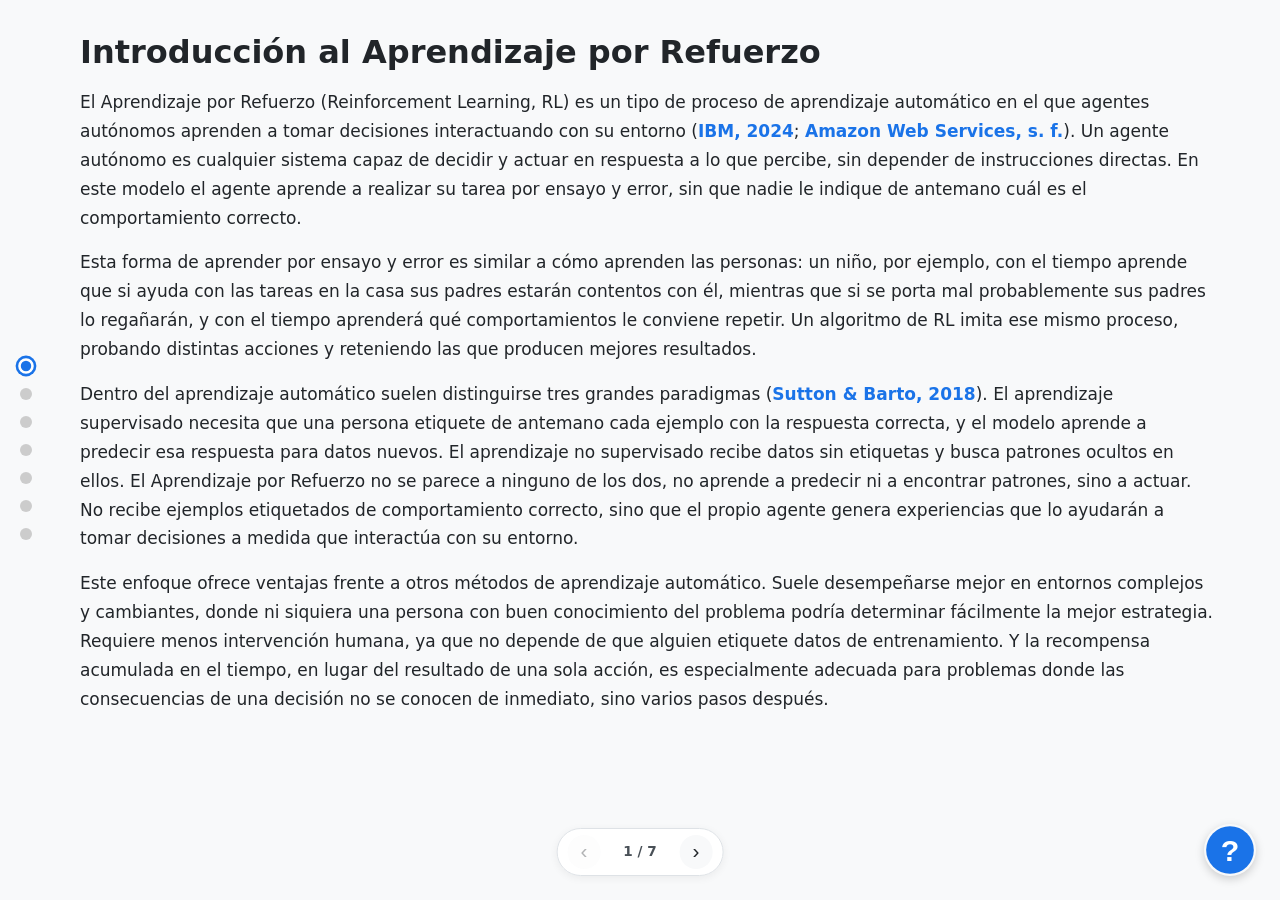
<file: index.html>
<!DOCTYPE html>
<html lang="es">
  <head>
      <meta charset="UTF-8">
      <meta name="viewport" content="width=device-width, initial-scale=1.0">
      <link rel="stylesheet" href="css/styles.css">
      <title>Aprendizaje por Refuerzo</title>
  </head>
  <body class="pagina-slides">
    <nav id="navbar" class="nav-dots" aria-label="Navegación principal">
      <a href="#intro" class="nav-link active" aria-label="Introducción">
        <span class="nav-dot"></span>
        <span class="nav-label">Introducción</span>
      </a>
      <a href="#conceptos" class="nav-link" aria-label="Conceptos fundamentales">
        <span class="nav-dot"></span>
        <span class="nav-label">Conceptos</span>
      </a>
      <a href="#aprendizaje" class="nav-link" aria-label="Aprendizaje mediante recompensas">
        <span class="nav-dot"></span>
        <span class="nav-label">Aprendizaje</span>
      </a>
      <a href="#algoritmo" class="nav-link" aria-label="Algoritmo Q-Learning">
        <span class="nav-dot"></span>
        <span class="nav-label">Q-Learning</span>
      </a>
      <a href="#caso-practico" class="nav-link" aria-label="Caso práctico">
        <span class="nav-dot"></span>
        <span class="nav-label">Caso práctico</span>
      </a>
      <a href="#conclusiones" class="nav-link" aria-label="Conclusiones">
        <span class="nav-dot"></span>
        <span class="nav-label">Conclusiones</span>
      </a>
      <a href="#referencias" class="nav-link" aria-label="Referencias">
        <span class="nav-dot"></span>
        <span class="nav-label">Referencias</span>
      </a>
    </nav>
    <main>
      <section id="intro">
        <h1>Introducción al Aprendizaje por Refuerzo</h1>
        <p>
          El Aprendizaje por Refuerzo (Reinforcement Learning, RL) es un tipo de proceso de aprendizaje automático en el que agentes autónomos aprenden a tomar decisiones interactuando con su entorno (<a href="#ref-ibm" class="cita">IBM, 2024</a>; <a href="#ref-aws" class="cita">Amazon Web Services, s. f.</a>). Un agente autónomo es cualquier sistema capaz de decidir y actuar en respuesta a lo que percibe, sin depender de instrucciones directas. En este modelo el agente aprende a realizar su tarea por ensayo y error, sin que nadie le indique de antemano cuál es el comportamiento correcto.
        </p>
        <p>
          Esta forma de aprender por ensayo y error es similar a cómo aprenden las personas: un niño, por ejemplo, con el tiempo aprende que si ayuda con las tareas en la casa sus padres estarán contentos con él, mientras que si se porta mal probablemente sus padres lo regañarán, y con el tiempo aprenderá qué comportamientos le conviene repetir. Un algoritmo de RL imita ese mismo proceso, probando distintas acciones y reteniendo las que producen mejores resultados.
        </p>
        <p>
          Dentro del aprendizaje automático suelen distinguirse tres grandes paradigmas (<a href="#ref-sutton" class="cita">Sutton & Barto, 2018</a>). El aprendizaje supervisado necesita que una persona etiquete de antemano cada ejemplo con la respuesta correcta, y el modelo aprende a predecir esa respuesta para datos nuevos. El aprendizaje no supervisado recibe datos sin etiquetas y busca patrones ocultos en ellos. El Aprendizaje por Refuerzo no se parece a ninguno de los dos, no aprende a predecir ni a encontrar patrones, sino a actuar. No recibe ejemplos etiquetados de comportamiento correcto, sino que el propio agente genera experiencias que lo ayudarán a tomar decisiones a medida que interactúa con su entorno.
        </p>
        <p>
          Este enfoque ofrece ventajas frente a otros métodos de aprendizaje automático. Suele desempeñarse mejor en entornos complejos y cambiantes, donde ni siquiera una persona con buen conocimiento del problema podría determinar fácilmente la mejor estrategia. Requiere menos intervención humana, ya que no depende de que alguien etiquete datos de entrenamiento. Y la recompensa acumulada en el tiempo, en lugar del resultado de una sola acción, es especialmente adecuada para problemas donde las consecuencias de una decisión no se conocen de inmediato, sino varios pasos después.
        </p>        <div class="quiz-overlay" id="quiz-modal-intro">
          <div class="quiz-overlay-fondo" data-cerrar-quiz></div>
          <div class="quiz-overlay-panel" role="dialog" aria-modal="true" aria-labelledby="quiz-modal-intro-titulo">
            <button type="button" class="quiz-cerrar" data-cerrar-quiz aria-label="Cerrar quiz">&times;</button>
            <div class="quiz-comprension">
              <h2 id="quiz-modal-intro-titulo">Pon a prueba lo que aprendiste</h2>

          <div class="quiz-pregunta" data-correcta="ensayo">
            <p class="quiz-enunciado">
              1. En Aprendizaje por Refuerzo, ¿quién le indica al agente cuál es la decisión correcta en cada situación?
            </p>
            <div class="quiz-opciones">
              <button type="button" class="quiz-opcion" data-valor="experto">Un experto que etiqueta cada ejemplo</button>
              <button type="button" class="quiz-opcion" data-valor="ensayo">Nadie: el agente aprende por ensayo y error</button>
              <button type="button" class="quiz-opcion" data-valor="sabe">El agente ya lo sabe desde el inicio</button>
            </div>
            <p class="quiz-feedback" aria-live="polite"></p>
          </div>

          <div class="quiz-pregunta" data-correcta="secuenciales">
            <p class="quiz-enunciado">
              2. ¿Qué tipo de problema resuelve mejor el RL en comparación con el aprendizaje supervisado?
            </p>
            <div class="quiz-opciones">
              <button type="button" class="quiz-opcion" data-valor="precios">Predecir precios de casas a partir de datos históricos</button>
              <button type="button" class="quiz-opcion" data-valor="secuenciales">Tomar decisiones secuenciales en entornos cambiantes</button>
              <button type="button" class="quiz-opcion" data-valor="agrupar">Agrupar clientes similares sin usar etiquetas</button>
            </div>
            <p class="quiz-feedback" aria-live="polite"></p>
          </div>
            </div>
          </div>
        </div>
      </section>

      <section id="conceptos">
        <h1>Conceptos fundamentales de Aprendizaje por Refuerzo</h1>
        <p>
          Todo problema de RL se describe con las mismas seis piezas, sin importar el dominio en el que se aplique (<a href="#ref-sutton" class="cita">Sutton & Barto, 2018</a>). Conocerlas es clave para entender cómo funciona cualquier sistema de Aprendizaje por Refuerzo.
        </p>
        <div class="cards">
          <article>
            <h2>Agente</h2>
            <p>
              El agente es el algoritmo o sistema autónomo que toma las decisiones. Es quien interactúa con el entorno, elige qué acción ejecutar en cada momento y aprende de las consecuencias de esas acciones. Puede ser un programa de software, un robot, o cualquier sistema capaz de percibir su entorno y actuar sobre él.
            </p>
          </article>
          <article>
            <h2>Entorno</h2>
            <p>
              El entorno es todo lo externo al agente con lo que este interactúa. Define las reglas, los límites y las consecuencias posibles de cada acción. Es el espacio del problema en el que el agente se mueve: puede ser un juego, una simulación, o un sistema del mundo real.
            </p>
          </article>
          <article>
            <h2>Estado (S)</h2>
            <p>
              El estado es la representación del entorno en un instante determinado. Es la información que el agente percibe antes de decidir qué hacer. El conjunto de todos los estados posibles se conoce como espacio de estados.
            </p>
          </article>
          <article>
            <h2>Acción (A)</h2>
            <p>
              Una acción es cada uno de los pasos que el agente puede ejecutar para navegar por el entorno. El conjunto de todas las acciones posibles se conoce como espacio de acciones. En cada estado, el agente elige una acción y el entorno responde a ella.
            </p>
          </article>
          <article>
            <h2>Recompensa (R)</h2>
            <p>
              La recompensa es la señal numérica que el entorno entrega al agente después de cada acción, indicando qué tan buena o mala fue esa decisión. Puede ser positiva, negativa o cero. El único objetivo del agente es maximizar su recompensa acumulada a lo largo del tiempo, no solo la de una acción aislada.
            </p>
          </article>
          <article>
            <h2>Política (π)</h2>
            <p>
              La política es la estrategia aprendida por el agente: define su comportamiento mapeando los estados percibidos a las acciones que debe tomar en cada uno de ellos. Es el resultado final del proceso de aprendizaje. Una política bien entrenada permite al agente tomar la mejor decisión posible ante cualquier estado que encuentre.
            </p>
          </article>
        </div>
        <h2>Ciclo de interacción agente-entorno</h2>
        <figure class="diagrama-ciclo">
          <img src="./assets/Diagram.svg" alt="Diagrama del ciclo agente-entorno: estado, acción, recompensa y nuevo estado" />
          <figcaption>
            El agente y el entorno se comunican continuamente: el agente recibe un estado,
            elige una acción, y el entorno responde con una recompensa y el siguiente estado.
          </figcaption>
        </figure>

        <p>
          Estos seis elementos interactúan en un ciclo continuo: el agente observa un estado, elige una acción según su política, y el entorno responde con una recompensa y un nuevo estado. Este ciclo se repite muchas veces, permitiendo que el agente mejore su política con cada experiencia.
        </p>        <div class="quiz-overlay" id="quiz-modal-conceptos">
          <div class="quiz-overlay-fondo" data-cerrar-quiz></div>
          <div class="quiz-overlay-panel" role="dialog" aria-modal="true" aria-labelledby="quiz-modal-conceptos-titulo">
            <button type="button" class="quiz-cerrar" data-cerrar-quiz aria-label="Cerrar quiz">&times;</button>
            <div class="quiz-comprension">
              <h2 id="quiz-modal-conceptos-titulo">Pon a prueba lo que aprendiste</h2>

          <div class="quiz-pregunta" data-correcta="estado">
            <p class="quiz-enunciado">
              1. Un sensor reporta que la temperatura es 35°C en este instante. ¿Qué elemento del RL representa mejor esa lectura?
            </p>
            <div class="quiz-opciones">
              <button type="button" class="quiz-opcion" data-valor="estado">Estado</button>
              <button type="button" class="quiz-opcion" data-valor="accion">Acción</button>
              <button type="button" class="quiz-opcion" data-valor="recompensa">Recompensa</button>
            </div>
            <p class="quiz-feedback" aria-live="polite"></p>
          </div>

          <div class="quiz-pregunta" data-correcta="politica">
            <p class="quiz-enunciado">
              2. ¿Qué elemento define la estrategia final que el agente usa para decidir qué hacer ante cada estado?
            </p>
            <div class="quiz-opciones">
              <button type="button" class="quiz-opcion" data-valor="entorno">Entorno</button>
              <button type="button" class="quiz-opcion" data-valor="politica">Política</button>
              <button type="button" class="quiz-opcion" data-valor="recompensa">Recompensa</button>
            </div>
            <p class="quiz-feedback" aria-live="polite"></p>
          </div>
            </div>
          </div>
        </div>
      </section>

      <section id="aprendizaje">
        <h1>El proceso de aprendizaje mediante recompensas</h1>
        <p>
          A diferencia del aprendizaje supervisado, donde alguien le dice al modelo cuál es la respuesta correcta, en RL el agente nunca recibe esa respuesta directamente. Solo recibe una señal numérica —la recompensa— que le indica qué tan buena o mala fue su última decisión (<a href="#ref-sutton" class="cita">Sutton & Barto, 2018</a>). A partir de esa señal, el agente ajusta su comportamiento para intentar hacerlo mejor en el futuro.
        </p>
        <h2>Exploración vs. explotación</h2>
        <p>
          Uno de los desafíos centrales del aprendizaje por refuerzo es decidir cuándo probar algo nuevo y cuándo repetir lo que ya se sabe que funciona (<a href="#ref-sutton" class="cita">Sutton & Barto, 2018</a>). A esto se le llama el equilibrio entre exploración y explotación.
        </p>
        <p>
          Si el agente solo explota lo que ya conoce, repite siempre las mismas acciones y nunca descubre si existe una mejor opción. Si solo explora, prueba cosas nuevas constantemente pero nunca aprovecha lo que ya aprendió. Un agente bien diseñado necesita hacer ambas cosas: seguir explorando estados y acciones nuevos, y al mismo tiempo preferir las acciones que en el pasado le han dado mayores recompensas.
        </p>

        <div class="mini-demo" id="demo-exploracion">
          <p class="mini-demo-titulo">Pruébalo tú mismo: mueve el control y simula decisiones del agente</p>
          <label for="slider-epsilon" class="mini-demo-label">
            Probabilidad de explorar (ε): <strong id="valor-epsilon">30%</strong>
          </label>
          <input type="range" id="slider-epsilon" min="0" max="100" value="30" step="5">
          <div class="demo-barra" aria-hidden="true">
            <div class="barra-explorar" id="barra-explorar" style="width: 30%;">Explorar</div>
            <div class="barra-explotar" id="barra-explotar" style="width: 70%;">Explotar</div>
          </div>
          <button type="button" id="btn-simular-decision" class="boton-demo">Simular una decisión</button>
          <p id="resultado-decision" class="demo-resultado" aria-live="polite"></p>
        </div>

        <h2>Recompensa inmediata vs. beneficio a largo plazo</h2>
        <p>
          No toda buena decisión trae una recompensa inmediata, y no toda recompensa inmediata lleva al mejor resultado final. La mejor estrategia general puede requerir sacrificios a corto plazo: una acción que parece negativa en el momento puede ser parte del camino hacia un resultado mucho mejor más adelante.
        </p>
        <p>
          Por eso el objetivo del agente no es maximizar la recompensa de una sola acción, sino la recompensa acumulada a lo largo del tiempo (<a href="#ref-sutton" class="cita">Sutton & Barto, 2018</a>). Esta distinción entre el beneficio inmediato de una acción y su valor real en el contexto de una secuencia de decisiones es uno de los aspectos que hace al RL especialmente útil para problemas donde las consecuencias de una decisión no se conocen de inmediato.
        </p>

        <h2>Cómo mejora el agente con la experiencia</h2>
        <p>
          A medida que el agente interactúa con el entorno, va construyendo un conjunto de reglas o políticas que le indican qué acción conviene tomar en cada estado. Estas reglas no se programan manualmente, sino que emergen del propio proceso de prueba y error: el agente refuerza las acciones que le dieron buenas recompensas y descarta las que no funcionaron.
        </p>
        <p>
          Con suficientes repeticiones, el agente converge hacia una política estable que le permite tomar buenas decisiones ante situaciones que ya ha visto, e incluso generalizar ante situaciones nuevas similares a las que ya conoce.
        </p>        <div class="quiz-overlay" id="quiz-modal-aprendizaje">
          <div class="quiz-overlay-fondo" data-cerrar-quiz></div>
          <div class="quiz-overlay-panel" role="dialog" aria-modal="true" aria-labelledby="quiz-modal-aprendizaje-titulo">
            <button type="button" class="quiz-cerrar" data-cerrar-quiz aria-label="Cerrar quiz">&times;</button>
            <div class="quiz-comprension">
              <h2 id="quiz-modal-aprendizaje-titulo">Pon a prueba lo que aprendiste</h2>

          <div class="quiz-pregunta" data-correcta="explotar">
            <p class="quiz-enunciado">
              1. Un agente siempre elige la acción que ya sabe que funciona bien, sin probar nunca algo nuevo. ¿Qué está haciendo?
            </p>
            <div class="quiz-opciones">
              <button type="button" class="quiz-opcion" data-valor="explorar">Solo explorar</button>
              <button type="button" class="quiz-opcion" data-valor="explotar">Solo explotar</button>
              <button type="button" class="quiz-opcion" data-valor="ninguna">Ninguna de las dos</button>
            </div>
            <p class="quiz-feedback" aria-live="polite"></p>
          </div>

          <div class="quiz-pregunta" data-correcta="acumulada">
            <p class="quiz-enunciado">
              2. El objetivo del agente es maximizar...
            </p>
            <div class="quiz-opciones">
              <button type="button" class="quiz-opcion" data-valor="proxima">La recompensa de la próxima acción únicamente</button>
              <button type="button" class="quiz-opcion" data-valor="acumulada">La recompensa acumulada a lo largo del tiempo</button>
              <button type="button" class="quiz-opcion" data-valor="exploradas">El número de acciones exploradas</button>
            </div>
            <p class="quiz-feedback" aria-live="polite"></p>
          </div>
            </div>
          </div>
        </div>
      </section>

      <section id="algoritmo">
        <h1>Algoritmo Q-Learning</h1>
        <p>
          Existe una variedad de algoritmos de Aprendizaje por Refuerzo, cada uno con distintas formas de estimar qué tan buenas son las acciones del agente. Q-Learning es uno de los más conocidos y utilizados, especialmente cuando el entorno tiene un número manejable de estados y acciones posibles.
        </p>
        <h2>¿Qué es Q-Learning?</h2>
        <p>
          Q-Learning es un algoritmo de aprendizaje por refuerzo basado en valores (<a href="#ref-watkins" class="cita">Watkins, 1989</a>; <a href="#ref-goyal" class="cita">Goyal, 2023</a>). Su objetivo es que el agente aprenda a estimar, para cada par de estado y acción posibles, cuánta recompensa total puede esperar obtener a futuro si toma esa acción en ese estado. A ese valor se le llama valor Q, y se escribe como Q(s, a).
        </p>
        <p>
          Estos valores se almacenan en una estructura llamada tabla Q (Q-table): una tabla donde cada fila es un estado posible y cada columna es una acción posible. Al inicio del entrenamiento, todos los valores son cero porque el agente no sabe nada del entorno. A medida que el agente interactúa y recibe recompensas, los valores se van actualizando hasta reflejar cuál es la mejor acción en cada estado.
        </p>

        <h2>¿Cómo se actualiza la tabla Q?</h2>
        <p>
          Después de cada acción, el agente actualiza el valor Q correspondiente usando la siguiente fórmula:
        </p>
        <p>
          <strong>Q(s, a) ← Q(s, a) + α · [ r + γ · max Q(s') − Q(s, a) ]</strong> (<a href="#ref-watkins" class="cita">Watkins, 1989</a>)
        </p>
        <p>Donde:</p>
        <ul>
          <li><strong>Q(s, a)</strong>: el valor actual estimado para ese par estado-acción.</li>
          <li><strong>α (alfa)</strong>: la tasa de aprendizaje, controla cuánto peso se le da a la nueva información.</li>
          <li><strong>r</strong>: la recompensa recibida por esa acción.</li>
          <li><strong>γ (gamma)</strong>: el factor de descuento, controla cuánto importan las recompensas futuras frente a la recompensa inmediata.</li>
          <li><strong>max Q(s')</strong>: el mejor valor Q posible desde el siguiente estado, es decir, una estimación de cuánto se puede ganar a futuro.</li>
        </ul>
        <p>
          Con cada actualización, el agente incorpora lo que acaba de aprender sin olvidar todo lo anterior. Después de muchas repeticiones, los valores Q convergen y la tabla refleja la política óptima: en cada estado, la acción con el valor Q más alto es la mejor decisión posible.
        </p>

        <div class="mini-demo" id="demo-bellman">
          <p class="mini-demo-titulo">Pruébalo tú mismo: cambia los valores y observa cómo se actualiza Q(s, a)</p>
          <div class="demo-bellman-inputs">
            <label>Q(s,a) actual
              <input type="number" id="input-q" value="0.3" step="0.1">
            </label>
            <label>α (tasa de aprendizaje)
              <input type="number" id="input-alfa" value="0.5" step="0.1" min="0" max="1">
            </label>
            <label>r (recompensa recibida)
              <input type="number" id="input-r" value="2" step="0.5">
            </label>
            <label>γ (factor de descuento)
              <input type="number" id="input-gamma" value="0.9" step="0.1" min="0" max="1">
            </label>
            <label>max Q(s') futuro
              <input type="number" id="input-maxq" value="1.1" step="0.1">
            </label>
          </div>
          <div class="demo-bellman-resultado">
            <p id="formula-sustituida" class="demo-formula"></p>
            <p id="resultado-q" class="demo-resultado-q"></p>
          </div>
        </div>        <div class="quiz-overlay" id="quiz-modal-algoritmo">
          <div class="quiz-overlay-fondo" data-cerrar-quiz></div>
          <div class="quiz-overlay-panel" role="dialog" aria-modal="true" aria-labelledby="quiz-modal-algoritmo-titulo">
            <button type="button" class="quiz-cerrar" data-cerrar-quiz aria-label="Cerrar quiz">&times;</button>
            <div class="quiz-comprension">
              <h2 id="quiz-modal-algoritmo-titulo">Pon a prueba lo que aprendiste</h2>

          <div class="quiz-pregunta" data-correcta="esperada">
            <p class="quiz-enunciado">
              1. En la tabla Q, ¿qué representa cada celda?
            </p>
            <div class="quiz-opciones">
              <button type="button" class="quiz-opcion" data-valor="estado-actual">El estado actual del entorno</button>
              <button type="button" class="quiz-opcion" data-valor="esperada">La recompensa total esperada para un par estado-acción</button>
              <button type="button" class="quiz-opcion" data-valor="probabilidad">La probabilidad de explorar en ese momento</button>
            </div>
            <p class="quiz-feedback" aria-live="polite"></p>
          </div>

          <div class="quiz-pregunta" data-correcta="sin-experiencia">
            <p class="quiz-enunciado">
              2. Al inicio del entrenamiento, ¿por qué todos los valores Q son cero?
            </p>
            <div class="quiz-opciones">
              <button type="button" class="quiz-opcion" data-valor="optima">Porque el agente ya conoce la política óptima</button>
              <button type="button" class="quiz-opcion" data-valor="sin-experiencia">Porque el agente aún no tiene experiencia del entorno</button>
              <button type="button" class="quiz-opcion" data-valor="alfa-cero">Porque α siempre vale cero al inicio</button>
            </div>
            <p class="quiz-feedback" aria-live="polite"></p>
          </div>
            </div>
          </div>
        </div>
      </section>

      <section id="caso-practico">
        <h1>Caso práctico: detección de anomalías en tráfico vehicular</h1>
        <p>
          Para ilustrar cómo funciona el Aprendizaje por Refuerzo en un problema real, se modela una intersección urbana monitoreada por sensores. El objetivo del agente es observar lo que los sensores detectan en cada momento y decidir qué tipo de respuesta corresponde, aprendiendo a distinguir situaciones normales de anomalías a través de la experiencia.
        </p>
        <h2>El entorno</h2>
        <p>
          El entorno es la intersección y sus sensores. Estos registran en todo momento tres variables: el nivel de flujo vehicular, el patrón de circulación y si existe algún incidente activo. El agente no tiene acceso a ninguna otra información, solo a lo que los sensores le reportan.
        </p>
        <h2>El estado</h2>
        <p>
          Cada estado es una combinación de las tres variables que el sensor detecta en un instante dado:
        </p>
        <ul>
          <li><strong>Nivel de flujo</strong>: bajo, medio o alto.</li>
          <li><strong>Patrón</strong>: normal o irregular.</li>
          <li><strong>Incidente</strong>: ninguno, vehículo a contraflujo, bloqueo de intersección o exceso de velocidad.</li>
        </ul>
        <p>
          Por ejemplo, un estado podría ser: flujo alto, patrón irregular, vehículo a contraflujo. Otro estado podría ser: flujo bajo, patrón normal, sin incidentes. La combinación de estas variables define exactamente qué está ocurriendo en la intersección en ese momento.
        </p>
        <h2>Las acciones</h2>
        <p>
          Ante cada estado, el agente puede elegir una de cuatro acciones posibles:
        </p>
        <ul>
          <li>
            <strong>Marcar como normal</strong>: el tráfico está dentro de lo esperado, no se requiere ninguna intervención.
          </li>
          <li>
            <strong>Alerta leve</strong>: algo está fuera de lo habitual pero no representa un peligro inmediato. El sistema registra la situación y la monitorea de cerca.
          </li>
          <li>
            <strong>Alerta crítica</strong>: hay un incidente concreto que requiere intervención. Se envía un equipo de control de tránsito a resolver la situación.
          </li>
          <li>
            <strong>Protocolo de emergencia</strong>: la situación representa un riesgo alto para las personas. Se activan semáforos de emergencia y se contacta a las autoridades de forma inmediata.
          </li>
        </ul>
        <h2>La recompensa</h2>
        <p>
          Después de cada decisión, el agente recibe una recompensa que indica qué tan acertada fue su respuesta respecto a la severidad real de la situación:
        </p>
        <ul>
          <li><strong>+2</strong>: la acción elegida coincide exactamente con la severidad real del estado.</li>
          <li><strong>-1</strong>: la acción está un nivel por encima o por debajo de la correcta. Por ejemplo, responder con alerta crítica ante algo que solo requería alerta leve, o viceversa.</li>
          <li><strong>-3</strong>: la acción está muy lejos de lo correcto. Por ejemplo, marcar como normal una situación de emergencia, o activar un protocolo de emergencia ante tráfico completamente normal.</li>
        </ul>
        <p>
          Esta estructura de recompensas penaliza tanto la sobrereacción como la subreacción. Un agente que aprende bien no solo evita ignorar emergencias, sino que también evita generar falsas alarmas innecesarias.
        </p>        <div class="quiz-overlay" id="quiz-modal-caso-practico">
          <div class="quiz-overlay-fondo" data-cerrar-quiz></div>
          <div class="quiz-overlay-panel" role="dialog" aria-modal="true" aria-labelledby="quiz-modal-caso-practico-titulo">
            <button type="button" class="quiz-cerrar" data-cerrar-quiz aria-label="Cerrar quiz">&times;</button>
            <div class="quiz-comprension">
              <h2 id="quiz-modal-caso-practico-titulo">Pon a prueba lo que aprendiste</h2>
          <p class="mini-demo-titulo">Elige la recompensa que recibiría el agente en cada situación.</p>

          <div class="quiz-pregunta" data-correcta="+2">
            <p class="quiz-enunciado">
              1. El sensor detecta flujo alto, patrón irregular y un vehículo a contraflujo — una situación que requiere <strong>alerta critica</strong>. El agente elige "Alerta crítica". ¿Qué recompensa recibe?
            </p>
            <div class="quiz-opciones">
              <button type="button" class="quiz-opcion" data-valor="+2">+2</button>
              <button type="button" class="quiz-opcion" data-valor="-1">-1</button>
              <button type="button" class="quiz-opcion" data-valor="-3">-3</button>
            </div>
            <p class="quiz-feedback" aria-live="polite"></p>
          </div>

          <div class="quiz-pregunta" data-correcta="-3">
            <p class="quiz-enunciado">
              2. El sensor detecta flujo bajo, patrón normal y ningún incidente — es decir, <strong>tráfico normal</strong>. El agente elige "Protocolo de emergencia". &iquest;Que recompensa recibe?
            </p>
            <div class="quiz-opciones">
              <button type="button" class="quiz-opcion" data-valor="+2">+2</button>
              <button type="button" class="quiz-opcion" data-valor="-1">-1</button>
              <button type="button" class="quiz-opcion" data-valor="-3">-3</button>
            </div>
            <p class="quiz-feedback" aria-live="polite"></p>
          </div>

          <div class="quiz-pregunta" data-correcta="-1">
            <p class="quiz-enunciado">
              3. La situación real solo requería <strong>alerta leve</strong>, pero el agente elige "Alerta crítica" (un nivel de severidad más arriba). ¿Qué recompensa recibe?
            </p>
            <div class="quiz-opciones">
              <button type="button" class="quiz-opcion" data-valor="+2">+2</button>
              <button type="button" class="quiz-opcion" data-valor="-1">-1</button>
              <button type="button" class="quiz-opcion" data-valor="-3">-3</button>
            </div>
            <p class="quiz-feedback" aria-live="polite"></p>
          </div>
            </div>
          </div>
        </div>

        <div class="cta-simulador">
          <h2>Ve al agente aprender en tiempo real</h2>
          <p class="cta-simulador-texto">
            Todo lo anterior se puede ver funcionando en el simulador: eliges los valores de α, γ y ε, y observas al agente entrenarse episodio a episodio sobre esta misma intersección. La tabla Q se va llenando en vivo, un gráfico muestra cómo sube la recompensa a medida que aprende, y una animación de la intersección refleja el estado y la acción que el agente elige en cada paso. También puedes enfrentarte tú mismo al agente ya entrenado y comparar tus decisiones con las suyas.
          </p>
          <a href="./simulador.html" class="boton-simulador">Acceder</a>
        </div>
      </section>

      <section id="conclusiones">
        <h1>Conclusiones y limitaciones</h1>
        <p>
          A lo largo de este proyecto se ha mostrado cómo el Aprendizaje por Refuerzo permite entrenar un agente para tomar decisiones secuenciales sin depender de ejemplos etiquetados. En lugar de memorizar respuestas correctas, el agente explora el entorno, recibe recompensas y ajusta su política hasta aprender a actuar de forma coherente con los objetivos del problema.
        </p>
        <p>
          El caso práctico de la intersección vehicular ilustra una aplicación plausible de detección de anomalías: un agente observa el estado de la vía (flujo, patrón e incidente) y aprende a escalar su respuesta desde "normal" hasta "emergencia". Mediante Q-Learning, la tabla Q va reflejando con el tiempo qué acción es más conveniente en cada situación, penalizando tanto la subreacción como la sobrereacción.
        </p>

        <h2>Limitaciones del enfoque</h2>
        <p>
          La propuesta presentada esta deliberadamente simplificada. Aunque permite comprender los fundamentos del RL aplicados a la detección de anomalías, existen limitaciones importantes que deben tenerse en cuenta:
        </p>
        <ul>
          <li><strong>Espacio de estados finito y discreto:</strong> se modelan solo 24 estados posibles. Un entorno real tendría muchas más variables y valores continuos.</li>
          <li><strong>Función de recompensa diseñada a mano:</strong> los valores +2, -1 y -3 fueron elegidos por el autor para reforzar el comportamiento deseado. En la práctica, diseñar buenas recompensas es uno de los problemas más difíciles del RL.</li>
          <li><strong>Sensibilidad a hiperparámetros:</strong> la velocidad y calidad del aprendizaje dependen fuertemente de α, γ y ε. Valores inadecuados pueden producir convergencia lenta o inestable.</li>
          <li><strong>Falta de generalización:</strong> el agente aprende valores para estados concretos. Si aparece una combinación no vista durante el entrenamiento, no hay garantía de que elija bien.</li>
          <li><strong>Sin dependencia temporal:</strong> cada decisión se toma solo con el estado actual. No se considera la secuencia de estados previos, que en tráfico real suele ser relevante.</li>
        </ul>

        <h2>Trabajo futuro</h2>
        <p>
          Desde esta base se pueden explorar varias mejoras que acerquen el modelo a una aplicación real:
        </p>
        <ul>
          <li><strong>Estados continuos:</strong> representar variables como el flujo vehicular como valores reales en lugar de categorías rígidas.</li>
          <li><strong>Deep Q-Learning:</strong> reemplazar la tabla Q por una red neuronal profunda para manejar espacios de estados y acciones mucho mayores.</li>
          <li><strong>Recompensas aprendidas:</strong> usar técnicas de aprendizaje por imitación o RLHF para inferir la función de recompensa a partir de datos reales.</li>
          <li><strong>Sistemas multi-agente:</strong> coordinar varios agentes que controlen semáforos de cruces vecinos, compartiendo información para optimizar el flujo de la ciudad.</li>
        </ul>
      </section>

      <section id="referencias">
        <h1>Referencias</h1>
        <ul>
        <li id="ref-aws">
          Amazon Web Services. (s. f.). <em>What is reinforcement learning?</em>
          <a href="https://aws.amazon.com/es/what-is/reinforcement-learning/" target="_blank" rel="noopener noreferrer">
            aws.amazon.com/es/what-is/reinforcement-learning
          </a>
        </li>
        <li id="ref-goyal">
          Goyal, S. (2023, 24 de marzo). <em>Introducción a Q-Learning: aprendizaje por refuerzo.</em> freeCodeCamp.
          <a href="https://www.freecodecamp.org/espanol/news/introduccion-a-q-learning-aprendizaje-por-refuerzo/" target="_blank" rel="noopener noreferrer">
            freecodecamp.org/espanol/news/introduccion-a-q-learning-aprendizaje-por-refuerzo
          </a>
        </li>
        <li id="ref-ibm">
          IBM. (2024). <em>What is reinforcement learning?</em>
          <a href="https://www.ibm.com/es-es/think/topics/reinforcement-learning" target="_blank" rel="noopener noreferrer">
            ibm.com/es-es/think/topics/reinforcement-learning
          </a>
        </li>
        <li id="ref-sutton">
          Sutton, R. S., y Barto, A. G. (2018). <em>Reinforcement learning: An introduction</em> (2a ed.). MIT Press.
          <a href="http://incompleteideas.net/book/the-book-2nd.html" target="_blank" rel="noopener noreferrer">
            incompleteideas.net/book/the-book-2nd.html
          </a>
        </li>
        <li id="ref-watkins">
          Watkins, C. J. C. H. (1989). <em>Learning from delayed rewards</em> [Doctoral dissertation, University of Cambridge].
        </li>
      </ul>
        <h2>Video complementario</h2>
        <p>
          El siguiente video muestra un ejemplo concreto de un agente aprendiendo a manejar mediante Aprendizaje por Refuerzo, lo que permite visualizar en la práctica los conceptos descritos anteriormente:
          <a href="https://www.youtube.com/watch?v=5vwBQ_KoD60" target="_blank" rel="noopener noreferrer">
            ¿Cuánto tarda esta IA en aprender a manejar?
          </a>
        </p>
        </div>

        <h2>Créditos</h2>
        <ul>
          <li id="credito-diagrama">
            Diagrama del ciclo agente-entorno creado con
            <a href="https://excalidraw.com" target="_blank" rel="noopener noreferrer">Excalidraw</a>.
          </li>
          <li id="credito-diagrama">
            Dibujo de la interseccion creado con
            <a href="https://excalidraw.com" target="_blank" rel="noopener noreferrer">Excalidraw</a>.
          </li>
          <li id="credito-flecha">
            Ícono de flecha "Volver" obtenido de
            <a href="https://www.svgrepo.com" target="_blank" rel="noopener noreferrer">SVG Repo</a>.
          </li>
          <li id="credito-flecha">
            Ícono de vehículo obtenido de
            <a href="https://www.svgrepo.com" target="_blank" rel="noopener noreferrer">SVG Repo</a>.
          </li>
        </ul>
      </section>
    </main>

    <button type="button" id="btn-quiz-global" class="btn-quiz-toggle" aria-haspopup="dialog" aria-label="Abrir quiz de esta sección" hidden>
      <svg viewBox="0 0 24 24" class="icono-pregunta" aria-hidden="true">
        <circle cx="12" cy="12" r="11" fill="currentColor"/>
        <text x="12" y="17" text-anchor="middle" font-size="14" font-weight="700" fill="#ffffff" font-family="Arial, sans-serif">?</text>
      </svg>
    </button>

    <div id="slide-controls" class="slide-controls" aria-hidden="false">
      <button type="button" id="btn-slide-prev" class="btn-slide" aria-label="Diapositiva anterior">
        <span aria-hidden="true">‹</span>
      </button>
      <span id="slide-contador" class="slide-contador">1 / 7</span>
      <button type="button" id="btn-slide-next" class="btn-slide" aria-label="Diapositiva siguiente">
        <span aria-hidden="true">›</span>
      </button>
    </div>

    <script src="js/interactivos.js"></script>
    <script src="js/script.js"></script>
  </body>
</html>
</file>
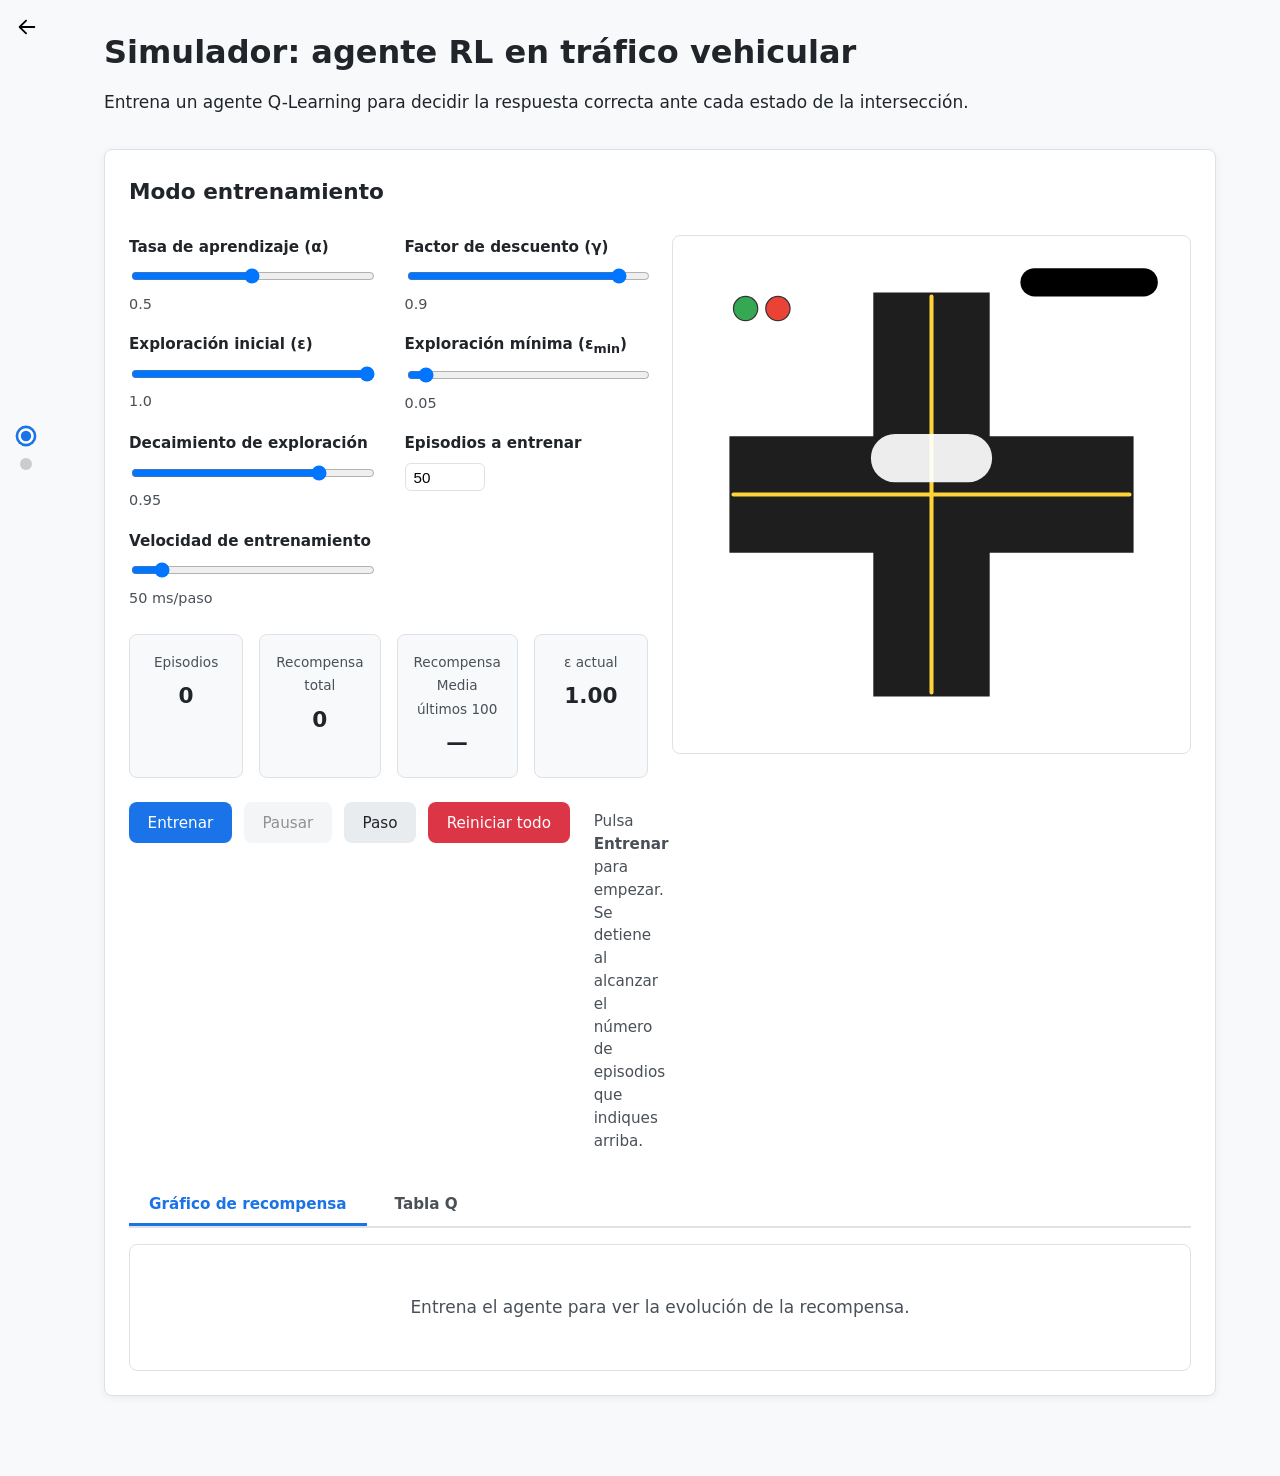
<file: simulador.html>
<!DOCTYPE html>
<html lang="es">
  <head>
    <meta charset="UTF-8">
    <meta name="viewport" content="width=device-width, initial-scale=1.0">
    <link rel="stylesheet" href="css/styles.css">
    <link rel="stylesheet" href="css/simulador.css">
    <title>Simulador — RL para Detección de Anomalías</title>
  </head>
  <body>
    <a href="./index.html" id="volver-index" class="nav-link-arrow" aria-label="Volver a la página principal">
      <img src="./assets/left-arrow.svg" alt="" class="nav-arrow" />
      <span class="nav-label">Volver</span>
    </a>

    <nav id="navbar" class="nav-dots" aria-label="Navegación del simulador">
      <button type="button" class="nav-link nav-modo" data-modo="entrenamiento" aria-label="Entrenar agente">
        <span class="nav-dot"></span>
        <span class="nav-label">Entrenar agente</span>
      </button>
      <button type="button" class="nav-link nav-modo" data-modo="comparativo" aria-label="Tú eres el agente">
        <span class="nav-dot"></span>
        <span class="nav-label">Tú eres el agente</span>
      </button>
    </nav>

    <main>
      <section id="simulador">
        <h1>Simulador: agente RL en tráfico vehicular</h1>
        <p>
          Entrena un agente Q-Learning para decidir la respuesta correcta ante cada estado de la intersección.
        </p>

        <div id="modo-entrenamiento" class="modo-panel">
          <div class="panel-cabecera">
            <h2>Modo entrenamiento</h2>
          </div>

          <div class="simulador-grid">
            <div class="panel-izquierdo">
              <div class="panel-controles">
                <div class="control">
                  <label for="alpha">Tasa de aprendizaje (α)</label>
                  <input type="range" id="alpha" min="0.01" max="1" step="0.01" value="0.5">
                  <span id="alpha-valor">0.5</span>
                </div>
                <div class="control">
                  <label for="gamma">Factor de descuento (γ)</label>
                  <input type="range" id="gamma" min="0" max="1" step="0.01" value="0.9">
                  <span id="gamma-valor">0.9</span>
                </div>
                <div class="control">
                  <label for="epsilon">Exploración inicial (ε)</label>
                  <input type="range" id="epsilon" min="0" max="1" step="0.01" value="1">
                  <span id="epsilon-valor">1.0</span>
                </div>
                <div class="control">
                  <label for="epsilon-min">Exploración mínima (ε<sub>min</sub>)</label>
                  <input type="range" id="epsilon-min" min="0" max="1" step="0.01" value="0.05">
                  <span id="epsilon-min-valor">0.05</span>
                </div>
                <div class="control">
                  <label for="epsilon-decay">Decaimiento de exploración</label>
                  <input type="range" id="epsilon-decay" min="0.80" max="0.99" step="0.001" value="0.95">
                  <span id="epsilon-decay-valor">0.95</span>
                </div>
                <div class="control">
                  <label for="episodios-objetivo">Episodios a entrenar</label>
                  <input type="number" id="episodios-objetivo" min="10" max="1000" step="10" value="50">
                </div>
                <div class="control">
                  <label for="velocidad">Velocidad de entrenamiento</label>
                  <input type="range" id="velocidad" min="0" max="500" step="10" value="50">
                  <span id="velocidad-valor">50 ms/paso</span>
                </div>
              </div>

              <div class="panel-metricas">
                <div class="metrica">
                  <span class="metrica-label">Episodios</span>
                  <span id="metrica-episodios" class="metrica-valor">0</span>
                </div>
                <div class="metrica">
                  <span class="metrica-label">Recompensa total</span>
                  <span id="metrica-recompensa" class="metrica-valor">0</span>
                </div>
                <div class="metrica">
                  <span class="metrica-label">Recompensa Media últimos 100</span>
                  <span id="metrica-media" class="metrica-valor">—</span>
                </div>
                <div class="metrica">
                  <span class="metrica-label">ε actual</span>
                  <span id="metrica-epsilon" class="metrica-valor">1.00</span>
                </div>
              </div>

              <div class="panel-acciones">
                <div class="panel-botones">
                  <button id="btn-entrenar" type="button" class="btn-primario">Entrenar</button>
                  <button id="btn-pausar" type="button" class="btn-secundario" disabled>Pausar</button>
                  <button id="btn-paso" type="button" class="btn-secundario">Paso</button>
                  <button id="btn-reiniciar" type="button" class="btn-peligro">Reiniciar todo</button>
                </div>
                <div id="estado-entrenamiento" class="estado-entrenamiento">
                  Pulsa <strong>Entrenar</strong> para empezar. Se detiene al alcanzar el número de episodios que indiques arriba.
                </div>
              </div>
            </div>

            <div class="panel-derecho">
              <div id="interseccion-contenedor" class="interseccion-contenedor" aria-live="polite">
                <p class="interseccion-vacia">Entrena el agente para ver la intersección.</p>
              </div>
            </div>

            <div class="panel-inferior">
              <div class="tabs" role="tablist" aria-label="Visualizaciones del entrenamiento">
                <button type="button" class="tab-btn active" data-tab="grafico" role="tab" aria-selected="true" aria-controls="tab-grafico" id="tab-btn-grafico">
                  Gráfico de recompensa
                </button>
                <button type="button" class="tab-btn" data-tab="qtable" role="tab" aria-selected="false" aria-controls="tab-qtable" id="tab-btn-qtable">
                  Tabla Q
                </button>
              </div>

              <div id="tab-grafico" class="tab-content" role="tabpanel" aria-labelledby="tab-btn-grafico">
                <div id="grafico-contenedor" class="grafico-contenedor" aria-live="polite">
                  <p class="grafico-vacio">Entrena el agente para ver la evolución de la recompensa.</p>
                </div>
              </div>

              <div id="tab-qtable" class="tab-content" role="tabpanel" aria-labelledby="tab-btn-qtable" hidden>
                <div id="q-table-contenedor" class="q-table-contenedor" aria-live="polite">
                  <p class="q-table-vacia">Entrena el agente para ver la tabla Q.</p>
                </div>
              </div>
            </div>
          </div>
        </div>

        <div id="modo-comparativo" class="modo-panel" hidden>
          <div class="panel-cabecera">
            <h2>Modo comparativo: tú vs el agente</h2>
          </div>

          <div class="comparativo-grid">
            <div class="comparativo-estado">
              <h3>Estado actual de la intersección</h3>
              <div id="comparativo-estado-texto" class="comparativo-estado-texto">
                —
              </div>
              <div id="comparativo-interseccion" class="interseccion-contenedor" aria-live="polite" aria-label="Miniatura esquemática de la intersección para el modo comparativo">
                <p class="interseccion-vacia">Entrena el agente antes de jugar.</p>
              </div>
            </div>

            <div class="comparativo-marcador">
              <h3>Marcador</h3>
              <div class="marcador-filas">
                <div class="marcador-item">
                  <span class="marcador-label">Tú</span>
                  <span id="marcador-usuario" class="marcador-valor">0</span>
                </div>
                <div class="marcador-item">
                  <span class="marcador-label">Agente</span>
                  <span id="marcador-agente" class="marcador-valor">0</span>
                </div>
                <div class="marcador-item">
                  <span class="marcador-label">Ronda</span>
                  <span id="marcador-ronda" class="marcador-valor">0/10</span>
                </div>
              </div>
            </div>

            <div class="comparativo-acciones">
              <h3>Elige una acción</h3>
              <p class="comparativo-ayuda">Selecciona la respuesta que consideres correcta para el estado mostrado.</p>
              <div class="comparativo-botones">
                <button type="button" class="btn-comparativo" data-accion="0">Normal</button>
                <button type="button" class="btn-comparativo" data-accion="1">Alerta leve</button>
                <button type="button" class="btn-comparativo" data-accion="2">Alerta crítica</button>
                <button type="button" class="btn-comparativo" data-accion="3">Emergencia</button>
              </div>
              <div id="comparativo-resultado" class="comparativo-resultado" aria-live="polite"></div>
              <div class="comparativo-control">
                <button id="btn-nueva-ronda" type="button" class="btn-primario" hidden>Jugar de nuevo</button>
              </div>
            </div>

            <div class="comparativo-historial">
              <h3>Historial de rondas</h3>
              <table id="comparativo-tabla" class="comparativo-tabla">
                <thead>
                  <tr>
                    <th>Ronda</th>
                    <th>Estado</th>
                    <th>Tú</th>
                    <th>Agente</th>
                    <th>Recompensa tú</th>
                    <th>Recompensa agente</th>
                  </tr>
                </thead>
                <tbody></tbody>
              </table>
              <div id="comparativo-resumen" class="comparativo-resumen" hidden></div>
            </div>
          </div>
        </div>
      </section>
    </main>

    <script src="js/entorno.js"></script>
    <script src="js/qlearning.js"></script>
    <script src="js/vistas.js"></script>
    <script src="js/interseccion.js"></script>
    <script src="js/comparativo.js"></script>
    <script src="js/sim.js"></script>
  </body>
</html>
</file>
<file: css/styles.css>
/* Navbar con puntos */
#navbar {
  position: fixed;
  top: 50%;
  left: 1.25rem;
  z-index: 1000;
  transform: translateY(-50%);
  display: flex;
  flex-direction: column;
  gap: 1rem;
}

#navbar .nav-link {
  position: relative;
  display: flex;
  align-items: center;
  text-decoration: none;
  color: #555555;
}

#navbar .nav-dot {
  display: block;
  width: 12px;
  height: 12px;
  border-radius: 50%;
  background-color: #cccccc;
  border: 2px solid transparent;
  transition: background-color 0.2s ease, transform 0.2s ease, border-color 0.2s ease;
}

#navbar .nav-link:hover .nav-dot{
  background-color: #888888;
  transform: scale(1.2);
}

#navbar .nav-link.active .nav-dot {
  border-color: #ffffff;
  transform: scale(1.3);
}

#navbar .nav-label {
  position: absolute;
  left: 1.5rem;
  padding: 0.35rem 0.6rem;
  white-space: nowrap;
  font-size: 0.85rem;
  font-weight: 500;
  color: #333333;
  background-color: #ffffff;
  border: 1px solid #e0e0e0;
  border-radius: 4px;
  opacity: 0;
  visibility: hidden;
  transform: translateX(-8px);
  transition: opacity 0.2s ease, transform 0.2s ease, visibility 0.2s ease;
  box-shadow: 0 2px 6px rgba(0, 0, 0, 0.08);
}

#navbar .nav-link:hover .nav-label {
  opacity: 1;
  visibility: visible;
  transform: translateX(0);
}

/* Colores de los puntos por sección */
#navbar .nav-link.active[href="#intro"] .nav-dot {
  background-color: #1a73e8;
  box-shadow: 0 0 0 2px #1a73e8;
}

#navbar .nav-link:hover[href="#intro"] .nav-dot {
  background-color: #1a73e8;
}

#navbar .nav-link.active[href="#conceptos"] .nav-dot {
  background-color: #34a853;
  box-shadow: 0 0 0 2px #34a853;
}

#navbar .nav-link:hover[href="#conceptos"] .nav-dot {
  background-color: #34a853;
}

#navbar .nav-link.active[href="#aprendizaje"] .nav-dot {
  background-color: #f9ab00;
  box-shadow: 0 0 0 2px #f9ab00;
}

#navbar .nav-link:hover[href="#aprendizaje"] .nav-dot {
  background-color: #f9ab00;
}

#navbar .nav-link.active[href="#algoritmo"] .nav-dot {
  background-color: #9334e6;
  box-shadow: 0 0 0 2px #9334e6;
}

#navbar .nav-link:hover[href="#algoritmo"] .nav-dot {
  background-color: #9334e6;
}

#navbar .nav-link.active[href="#caso-practico"] .nav-dot {
  background-color: #ea4335;
  box-shadow: 0 0 0 2px #ea4335;
}

#navbar .nav-link:hover[href="#caso-practico"] .nav-dot {
  background-color: #ea4335;
}

#navbar .nav-link.active[href="./simulador.html"] .nav-dot {
  background-color: #00acc1;
  box-shadow: 0 0 0 2px #00acc1;
}

#navbar .nav-link:hover[href="./simulador.html"] .nav-dot {
  background-color: #00acc1;
}

#navbar .nav-link.active[href="#conclusiones"] .nav-dot {
  background-color: #e37400;
  box-shadow: 0 0 0 2px #e37400;
}

#navbar .nav-link:hover[href="#conclusiones"] .nav-dot {
  background-color: #e37400;
}

#navbar .nav-link.active[href="#referencias"] .nav-dot {
  background-color: #5f6368;
  box-shadow: 0 0 0 2px #5f6368;
}

#navbar .nav-link:hover[href="#referencias"] .nav-dot {
  background-color: #5f6368;
}

/* Base y tipografía */
:root {
  --color-fondo: #f8f9fa;
  --color-texto: #212529;
  --color-texto-secundario: #495057;
  --color-borde: #dee2e6;
  --color-acento: #1a73e8;
  --color-tarjeta: #ffffff;
  --radio-borde: 8px;
  --sombra-suave: 0 2px 8px rgba(0, 0, 0, 0.06);
  --fuente: system-ui, -apple-system, BlinkMacSystemFont, 'Segoe UI', Roboto, 'Helvetica Neue', Arial, sans-serif;
}

* {
  box-sizing: border-box;
}

html {
  scroll-behavior: smooth;
  overflow-x: hidden;
}

img,
svg,
video {
  max-width: 100%;
}

body {
  margin: 0;
  font-family: var(--fuente);
  font-size: 1.0625rem;
  line-height: 1.7;
  color: var(--color-texto);
  background-color: var(--color-fondo);
}

body.pagina-slides {
  height: 100vh;
  overflow: hidden;
}

/* Layout general */
main,
footer {
  width: 100%;
  padding: 2rem 4rem 2rem 5rem;
}

/* En index.html main funciona como escenario de diapositivas */
body.pagina-slides main {
  position: relative;
  width: 100%;
  height: 100vh;
  padding: 0;
}

footer {
  border-top: 1px solid var(--color-borde);
  margin-top: 2rem;
  padding-top: 1.5rem;
  color: var(--color-texto-secundario);
  font-size: 0.95rem;
}

/* Secciones */
section {
  margin-bottom: 3rem;
}

/* Secciones == diapositivas (solo en index.html) */
body.pagina-slides main section {
  position: absolute;
  inset: 0;
  width: 100%;
  height: 100vh;
  padding: 2rem 4rem 6.5rem 5rem;
  overflow-y: auto;
  margin-bottom: 0;
  opacity: 0;
  visibility: hidden;
  pointer-events: none;
  transform: translateX(24px);
  transition: opacity 0.35s ease, transform 0.35s ease, visibility 0.35s ease;
}

body.pagina-slides main section.slide-activa {
  opacity: 1;
  visibility: visible;
  pointer-events: auto;
  transform: translateX(0);
}

body.pagina-slides main section#referencias {
  padding-bottom: 6.5rem;
}

/* Controles de diapositiva (Anterior / Siguiente) */
.slide-controls {
  position: fixed;
  left: 50%;
  bottom: 1.5rem;
  transform: translateX(-50%);
  z-index: 1000;
  display: flex;
  align-items: center;
  gap: 0.75rem;
  background-color: rgba(255, 255, 255, 0.95);
  border: 1px solid var(--color-borde);
  border-radius: 999px;
  padding: 0.4rem 0.6rem;
  box-shadow: var(--sombra-suave);
}

.btn-slide {
  width: 2.1rem;
  height: 2.1rem;
  border-radius: 50%;
  border: none;
  background-color: var(--color-fondo);
  color: var(--color-texto);
  font-size: 1.3rem;
  line-height: 1;
  cursor: pointer;
  display: flex;
  align-items: center;
  justify-content: center;
  transition: background-color 0.2s ease;
}

.btn-slide:hover:not(:disabled) {
  background-color: var(--color-acento);
  color: #ffffff;
}

.btn-slide:disabled {
  opacity: 0.35;
  cursor: not-allowed;
}

.slide-contador {
  font-size: 0.85rem;
  font-weight: 600;
  color: var(--color-texto-secundario);
  min-width: 3.4rem;
  text-align: center;
}

section h1 {
  font-size: 2rem;
  font-weight: 700;
  line-height: 1.25;
  margin: 0 0 1rem;
  color: var(--color-texto);
}

section h2 {
  font-size: 1.35rem;
  font-weight: 600;
  margin: 2rem 0 0.75rem;
  color: var(--color-texto);
}

section p {
  margin: 0 0 1rem;
}

section ul {
  margin: 0 0 1.25rem;
  padding-left: 1.5rem;
}

section li {
  margin-bottom: 0.5rem;
}

/* Enlaces */
a {
  color: var(--color-acento);
  text-decoration: underline;
}

a:hover,
a:focus {
  color: #1557b0;
}

/* Llamado a la acción: acceder al simulador desde Caso práctico */
.cta-simulador {
  margin: 2rem 0 1rem;
  padding-top: 1.5rem;
  border-top: 1px solid var(--color-borde);
}

.cta-simulador h2 {
  margin: 0 0 0.75rem;
}

.cta-simulador-texto {
  margin: 0 0 1.25rem;
}

.boton-simulador {
  display: block;
  width: fit-content;
  margin: 0 auto;
  padding: 0.75rem 1.75rem;
  background-color: var(--color-acento);
  color: #ffffff;
  font-weight: 600;
  border-radius: 999px;
  text-decoration: none;
  transition: background-color 0.2s ease, transform 0.2s ease;
}

.boton-simulador:hover,
.boton-simulador:focus {
  background-color: #1557b0;
  color: #ffffff;
  transform: translateY(-1px);
}

/* ---------------------------------------------------
   Widgets interactivos de apoyo educativo
--------------------------------------------------- */
.mini-demo {
  margin: 1.5rem 0;
  padding: 1.1rem 1.35rem 1.35rem;
  background-color: transparent;
  border: 1px solid var(--color-borde);
  border-radius: 3px;
}

.mini-demo-titulo {
  margin: 0 0 1rem;
  padding-bottom: 0.6rem;
  border-bottom: 1px solid var(--color-borde);
  font-family: var(--fuente);
  font-weight: 700;
  font-size: 0.75rem;
  letter-spacing: 0.08em;
  text-transform: uppercase;
  color: var(--color-texto-secundario);
}

/* Demo exploración / explotación */
.mini-demo-label {
  display: block;
  margin-bottom: 0.5rem;
  font-size: 0.95rem;
}

#slider-epsilon {
  width: 100%;
  margin-bottom: 1rem;
  accent-color: var(--color-acento);
}

.demo-barra {
  display: flex;
  width: 100%;
  height: 2.25rem;
  border-radius: 999px;
  overflow: hidden;
  margin-bottom: 1rem;
  border: 1px solid var(--color-borde);
}

.barra-explorar,
.barra-explotar {
  display: flex;
  align-items: center;
  justify-content: center;
  font-size: 0.8rem;
  font-weight: 600;
  color: #ffffff;
  white-space: nowrap;
  overflow: hidden;
  transition: width 0.2s ease;
}

.barra-explorar {
  background-color: #f9ab00;
}

.barra-explotar {
  background-color: #1a73e8;
}

.boton-demo {
  padding: 0.55rem 1.1rem;
  border: none;
  border-radius: 999px;
  background-color: var(--color-texto);
  color: #ffffff;
  font-weight: 600;
  font-size: 0.9rem;
  cursor: pointer;
  transition: background-color 0.2s ease;
}

.boton-demo:hover {
  background-color: #000000;
}

.demo-resultado {
  margin: 0.85rem 0 0;
  font-size: 0.95rem;
  min-height: 1.4em;
}

.demo-resultado-explorar {
  color: #b06d00;
  font-weight: 600;
}

.demo-resultado-explotar {
  color: #1557b0;
  font-weight: 600;
}

/* Calculadora de Bellman */
.demo-bellman-inputs {
  display: grid;
  grid-template-columns: repeat(auto-fit, minmax(150px, 1fr));
  gap: 0.85rem;
  margin-bottom: 1.1rem;
}

.demo-bellman-inputs label {
  display: flex;
  flex-direction: column;
  gap: 0.3rem;
  font-size: 0.85rem;
  font-weight: 600;
  color: var(--color-texto-secundario);
}

.demo-bellman-inputs input {
  padding: 0.45rem 0.6rem;
  font-size: 0.95rem;
  border: 1px solid var(--color-borde);
  border-radius: 6px;
  font-family: var(--fuente);
}

.demo-bellman-inputs input:focus-visible {
  outline: 2px solid var(--color-acento);
  outline-offset: 1px;
}

.demo-bellman-resultado {
  padding: 1rem;
  background-color: var(--color-fondo);
  border-radius: 6px;
}

.demo-formula {
  margin: 0 0 0.5rem;
  font-family: 'Courier New', monospace;
  font-size: 0.95rem;
  word-break: break-word;
}

.demo-resultado-q {
  margin: 0;
  font-size: 1.15rem;
  font-weight: 700;
  color: var(--color-acento);
}

/* Mini-quiz de comprensión */
.quiz-comprension {
  margin: 2rem 0 1.5rem;
}

.quiz-pregunta {
  margin-bottom: 1.5rem;
  padding: 1.1rem 1.4rem;
  background-color: var(--color-tarjeta);
  border: 1px solid var(--color-borde);
  border-radius: var(--radio-borde);
  box-shadow: var(--sombra-suave);
}

.quiz-enunciado {
  margin: 0 0 0.9rem;
  font-size: 0.98rem;
}

.quiz-opciones {
  display: flex;
  flex-wrap: wrap;
  gap: 0.6rem;
}

.quiz-opcion {
  padding: 0.5rem 1.1rem;
  border: 2px solid var(--color-borde);
  border-radius: 999px;
  background-color: #ffffff;
  font-weight: 600;
  font-size: 0.95rem;
  cursor: pointer;
  transition: border-color 0.2s ease, background-color 0.2s ease, color 0.2s ease;
}

.quiz-opcion:hover:not(:disabled) {
  border-color: var(--color-acento);
}

.quiz-opcion:disabled {
  cursor: not-allowed;
}

.quiz-opcion-correcta {
  background-color: #e6f4ea;
  border-color: #34a853;
  color: #1e7e34;
}

.quiz-opcion-incorrecta {
  background-color: #fce8e6;
  border-color: #ea4335;
  color: #c5221f;
}

.quiz-feedback {
  margin: 0.75rem 0 0;
  font-size: 0.92rem;
  min-height: 1.3em;
}

.quiz-feedback-correcta {
  color: #1e7e34;
  font-weight: 600;
}

.quiz-feedback-incorrecta {
  color: #c5221f;
  font-weight: 600;
}

@media (max-width: 480px) {
  .demo-bellman-inputs {
    grid-template-columns: 1fr;
  }
}

/* ---------------------------------------------------
   Botón flotante "?" y overlay del quiz por sección
--------------------------------------------------- */
.btn-quiz-toggle {
  position: fixed;
  right: 1.5rem;
  bottom: 1.5rem;
  width: 3.25rem;
  height: 3.25rem;
  padding: 0;
  border: none;
  border-radius: 50%;
  background: none;
  color: var(--color-acento);
  cursor: pointer;
  box-shadow: 0 3px 10px rgba(0, 0, 0, 0.18);
  transition: transform 0.2s ease, color 0.2s ease;
  z-index: 1000;
}

.btn-quiz-toggle[hidden] {
  display: none;
}

.btn-quiz-toggle:hover,
.btn-quiz-toggle:focus-visible {
  color: #1557b0;
  transform: scale(1.08);
}

.btn-quiz-toggle .icono-pregunta {
  width: 100%;
  height: 100%;
  display: block;
}

.quiz-overlay {
  position: fixed;
  inset: 0;
  z-index: 1200;
  display: none;
  align-items: center;
  justify-content: center;
  padding: 2rem;
}

.quiz-overlay.activo {
  display: flex;
}

.quiz-overlay-fondo {
  position: absolute;
  inset: 0;
  background-color: rgba(33, 37, 41, 0.35);
  backdrop-filter: blur(6px);
  -webkit-backdrop-filter: blur(6px);
}

.quiz-overlay-panel {
  position: relative;
  z-index: 1;
  width: 100%;
  max-width: 640px;
  max-height: 82vh;
  overflow-y: auto;
  background-color: var(--color-tarjeta);
  border-radius: 12px;
  padding: 2rem;
  box-shadow: 0 16px 48px rgba(0, 0, 0, 0.28);
  animation: quiz-aparecer 0.2s ease;
}

@keyframes quiz-aparecer {
  from {
    opacity: 0;
    transform: translateY(8px) scale(0.98);
  }
  to {
    opacity: 1;
    transform: translateY(0) scale(1);
  }
}

.quiz-overlay-panel .quiz-comprension {
  margin: 0;
}

.quiz-overlay-panel .quiz-pregunta:last-child {
  margin-bottom: 0;
}

.quiz-cerrar {
  position: absolute;
  top: 0.85rem;
  right: 0.85rem;
  width: 2.1rem;
  height: 2.1rem;
  border: none;
  border-radius: 50%;
  background-color: var(--color-fondo);
  color: var(--color-texto-secundario);
  font-size: 1.1rem;
  line-height: 1;
  cursor: pointer;
  transition: background-color 0.2s ease, color 0.2s ease;
}

.quiz-cerrar:hover,
.quiz-cerrar:focus-visible {
  background-color: var(--color-borde);
  color: var(--color-texto);
}

@media (max-width: 768px) {
  .btn-quiz-toggle {
    position: absolute;
    right: 1rem;
    bottom: calc(1rem + env(safe-area-inset-bottom, 0px));
    width: 2.85rem;
    height: 2.85rem;
  }

  .quiz-overlay-panel {
    padding: 1.5rem;
    max-height: 88vh;
  }
}

/* Diapositiva de referencias */
#referencias h2 {
  font-size: 1.25rem;
  margin: 2rem 0 0.75rem;
}

#referencias ul {
  list-style: none;
  padding: 0;
  margin: 0 0 1rem;
}

#referencias li {
  margin-bottom: 0.5rem;
}


/*Tarjetas de conceptos*/

#conceptos .cards {
  display: grid;
  grid-template-columns: repeat(3, 1fr);
  gap: 1rem;
  margin: 1.5rem 0;
}

#conceptos article {
  background-color: var(--color-tarjeta);
  border: 1px solid var(--color-borde);
  border-radius: var(--radio-borde);
  padding: 1.25rem;
  box-shadow: var(--sombra-suave);
}

#conceptos article h2 {
  margin-top: 0;
  font-size: 1.15rem;
}

/* Diagrama del ciclo agente-entorno */
.diagrama-ciclo {
  margin: 1.5rem 0;
  text-align: center;
}

.diagrama-ciclo img,
.diagrama-ciclo svg {
  max-width: 100%;
  max-height: 55vh;
  height: auto;
  display: block;
  margin: 0 auto;
}

.diagrama-ciclo figcaption {
  margin-top: 0.75rem;
  font-size: 0.95rem;
  color: var(--color-texto-secundario);
}

/* Citas bibliográficas en línea (APA) */
.cita {
  color: var(--color-acento);
  text-decoration: none;
  font-weight: 600;
  white-space: nowrap;
}

.cita:hover,
.cita:focus {
  text-decoration: underline;
}

/* Focus visible global */
*:focus-visible {
  outline: 3px solid var(--color-acento);
  outline-offset: 2px;
  border-radius: 2px;
}

a:focus-visible,
button:focus-visible,
input:focus-visible,
[tabindex]:focus-visible {
  outline: 3px solid var(--color-acento);
  outline-offset: 2px;
}

/* Responsive */
@media (max-width: 1024px) {
  body.pagina-slides main section {
    padding: 1.75rem 2.5rem 6.5rem 4.5rem;
  }

  #conceptos .cards {
    grid-template-columns: repeat(2, 1fr);
  }
}

@media (max-width: 768px) {
  body {
    font-size: 1rem;
  }

  #navbar {
    position: absolute;
    top: auto;
    bottom: calc(1rem + env(safe-area-inset-bottom, 0px));
    left: 50%;
    transform: translateX(-50%);
    flex-direction: row;
    gap: 0.75rem;
    padding: 0.5rem 0.75rem;
    background-color: rgba(255, 255, 255, 0.92);
    border-radius: 999px;
    box-shadow: 0 2px 10px rgba(0, 0, 0, 0.12);
    backdrop-filter: blur(4px);
    max-width: calc(100vw - 2rem);
  }

  #navbar .nav-label {
    display: none;
  }

  main,
  footer {
    padding: 1.25rem 1.25rem 1.75rem;
  }

  body.pagina-slides main section {
    padding: 1.25rem 1.25rem 8.5rem;
    overflow-x: hidden;
    max-width: 100vw;
  }

  section h1 {
    font-size: 1.65rem;
  }

  section h2 {
    font-size: 1.2rem;
  }

  #conceptos .cards {
    grid-template-columns: 1fr;
  }

  .diagrama-ciclo img,
  .diagrama-ciclo svg {
    max-height: 45vh;
    width: 100%;
    height: auto;
    max-width: 100%;
    object-fit: contain;
  }
  .diagrama-ciclo {
    max-width: 100%;
    overflow: hidden;
  }

  /* En celular la navegación ya la resuelven la navbar de puntos y el
     swipe, así que ocultamos los botones ‹ › para no duplicar
     controles ni tapar contenido. */
  .slide-controls {
    display: none;
  }
}

@media (max-width: 480px) {
  main,
  footer {
    padding: 1rem 1rem 1.5rem;
  }

  body.pagina-slides main section {
    padding: 1rem 1rem 8.5rem;
  }

  section h1 {
    font-size: 1.45rem;
  }

  #navbar {
    gap: 0.5rem;
    padding: 0.4rem 0.6rem;
  }

  #navbar .nav-dot {
    width: 10px;
    height: 10px;
  }
}
</file>
<file: css/simulador.css>
#volver-index {
  position: fixed;
  top: 1rem;
  left: 1rem;
  z-index: 1000;
  display: flex;
  align-items: center;
  text-decoration: none;
}

#volver-index .nav-label {
  position: absolute;
  left: 1.5rem;
  padding: 0.35rem 0.6rem;
  white-space: nowrap;
  font-size: 0.85rem;
  font-weight: 500;
  color: #333333;
  background-color: #ffffff;
  border: 1px solid #e0e0e0;
  border-radius: 4px;
  opacity: 0;
  visibility: hidden;
  transform: translateX(-8px);
  transition: opacity 0.2s ease, transform 0.2s ease, visibility 0.2s ease;
  box-shadow: 0 2px 6px rgba(0, 0, 0, 0.08);
}

#volver-index:hover .nav-label,
#volver-index:focus .nav-label {
  opacity: 1;
  visibility: visible;
  transform: translateX(0);
}

.nav-arrow {
  display: block;
  width: 1.4rem;
  height: 1.4rem;
}

.nav-link-arrow:hover .nav-arrow,
.nav-link-arrow:focus .nav-arrow {
  transform: scale(1.15);
  transition: transform 0.2s ease;
}

html,
body {
  overflow-x: hidden;
}

main,
footer {
  padding-left: 6.5rem;
  max-width: 100%;
}

#navbar .nav-link.nav-modo {
  background: none;
  border: none;
  padding: 0;
  cursor: pointer;
  font-family: inherit;
  font-size: inherit;
}

/* colores al estilo de index.html: solo activo/hover */
#navbar .nav-link.nav-modo.active[data-modo="entrenamiento"] .nav-dot,
#navbar .nav-link.nav-modo:hover[data-modo="entrenamiento"] .nav-dot {
  background-color: #1a73e8;
  box-shadow: 0 0 0 2px #1a73e8;
}

#navbar .nav-link.nav-modo.active[data-modo="comparativo"] .nav-dot,
#navbar .nav-link.nav-modo:hover[data-modo="comparativo"] .nav-dot {
  background-color: #34a853;
  box-shadow: 0 0 0 2px #34a853;
}

.modo-panel {
  margin: 2rem 0;
  padding: 1.5rem;
  background-color: var(--color-tarjeta);
  border: 1px solid var(--color-borde);
  border-radius: var(--radio-borde);
  box-shadow: var(--sombra-suave);
}

.panel-cabecera {
  display: flex;
  align-items: center;
  gap: 1rem;
  margin-bottom: 1.5rem;
}

.panel-cabecera h2 {
  margin: 0;
}

.simulador-grid {
  display: grid;
  grid-template-columns: minmax(280px, 1fr) minmax(280px, 1fr);
  grid-template-rows: auto auto;
  gap: 1.5rem;
  min-width: 0;
}

.panel-izquierdo {
  grid-column: 1;
  grid-row: 1;
  min-width: 0;
}

.panel-derecho {
  grid-column: 2;
  grid-row: 1;
  min-width: 0;
}

.panel-inferior {
  grid-column: 1 / -1;
  grid-row: 2;
  min-width: 0;
}

.panel-controles {
  display: grid;
  grid-template-columns: repeat(2, 1fr);
  gap: 1rem 2rem;
  margin-bottom: 1.5rem;
}

.control {
  display: flex;
  flex-direction: column;
  gap: 0.35rem;
}

.control label {
  font-weight: 600;
  font-size: 0.95rem;
}

.control input[type="range"] {
  width: 100%;
}

.control input[type="number"] {
  width: fit-content;
  min-width: 5rem;
  padding: 0.3rem 0.5rem;
  font-size: 0.95rem;
  border: 1px solid var(--color-borde);
  border-radius: 6px;
  background-color: #fff;
}

.control span {
  font-size: 0.9rem;
  color: var(--color-texto-secundario);
}

.panel-metricas {
  display: grid;
  grid-template-columns: repeat(4, 1fr);
  gap: 1rem;
  margin: 1.5rem 0;
}

.metrica {
  padding: 1rem;
  background-color: #f8f9fa;
  border: 1px solid var(--color-borde);
  border-radius: var(--radio-borde);
  text-align: center;
}

.metrica-label {
  display: block;
  font-size: 0.85rem;
  color: var(--color-texto-secundario);
  margin-bottom: 0.25rem;
}

.metrica-valor {
  display: block;
  font-size: 1.35rem;
  font-weight: 700;
  color: var(--color-texto);
}

.panel-acciones {
  display: flex;
  align-items: flex-start;
  gap: 1.5rem;
  margin-top: 1.5rem;
}

.panel-botones {
  display: flex;
  flex-wrap: wrap;
  gap: 0.75rem;
  flex-shrink: 0;
}

.panel-botones button {
  padding: 0.65rem 1.1rem;
  font-family: inherit;
  font-size: 0.95rem;
  border-radius: var(--radio-borde);
  border: 1px solid transparent;
  cursor: pointer;
  transition: opacity 0.2s ease, transform 0.2s ease;
}

.panel-botones button:disabled {
  opacity: 0.5;
  cursor: not-allowed;
}

.btn-primario {
  color: #ffffff;
  background-color: var(--color-acento);
}

.btn-secundario {
  color: var(--color-texto);
  background-color: #e9ecef;
  border-color: var(--color-borde);
}

.btn-peligro {
  color: #ffffff;
  background-color: #dc3545;
}

.estado-entrenamiento {
  padding: 0.5rem 0;
  color: var(--color-texto-secundario);
  font-size: 0.95rem;
  line-height: 1.5;
}

.q-table-contenedor {
  overflow-x: auto;
  border: 1px solid var(--color-borde);
  border-radius: var(--radio-borde);
  background-color: #ffffff;
}

.q-table-vacia {
  margin: 0;
  padding: 2rem;
  text-align: center;
  color: var(--color-texto-secundario);
}

.q-table {
  width: 100%;
  border-collapse: collapse;
  font-size: 0.85rem;
}

.q-table thead th {
  position: sticky;
  top: 0;
  padding: 0.65rem 0.5rem;
  text-align: center;
  font-weight: 700;
  color: var(--color-texto);
  background-color: #f1f3f4;
  border-bottom: 2px solid var(--color-borde);
  white-space: nowrap;
}

.q-table tbody td {
  padding: 0.55rem 0.5rem;
  text-align: center;
  border-bottom: 1px solid var(--color-borde);
  transition: background-color 0.2s ease;
}

.q-table tbody tr:hover td {
  filter: brightness(0.97);
}

.q-table .q-estado {
  text-align: left;
  font-weight: 600;
  white-space: nowrap;
}

.q-table .mejor-accion {
  outline: 2px solid #1a73e8;
  outline-offset: -2px;
  font-weight: 700;
}

.grafico-contenedor {
  padding: 1rem;
  border: 1px solid var(--color-borde);
  border-radius: var(--radio-borde);
  background-color: #ffffff;
}

.grafico-vacio {
  margin: 0;
  padding: 2rem;
  text-align: center;
  color: var(--color-texto-secundario);
}

.grafico-contenedor canvas {
  display: block;
  width: 100%;
  height: 480px;
}

.interseccion-contenedor {
  padding: 1rem;
  border: 1px solid var(--color-borde);
  border-radius: var(--radio-borde);
  background-color: #ffffff;
  box-sizing: border-box;
}

.interseccion-vacia {
  margin: 0;
  padding: 2rem;
  text-align: center;
  color: var(--color-texto-secundario);
}

.interseccion-svg {
  display: block;
  width: 100%;
  height: auto;
  margin: 0 auto;
}

.interseccion-coche {
  transition: transform 0.2s ease;
}

.interseccion-coche-movil {
  animation: mover var(--dur, 3s) linear infinite;
}

.interseccion-coche-lento {
  animation-duration: 6s !important;
}

.interseccion-coche-pausado {
  animation-play-state: paused !important;
}

.interseccion-pausada .interseccion-coche-movil {
  animation-play-state: paused !important;
}

.interseccion-coche-irregular image {
  filter: drop-shadow(0 0 4px #ea4335) saturate(1.4);
}

@keyframes mover {
  from {
    transform: translateX(0);
  }
  to {
    transform: translateX(var(--dist, 116px));
  }
}

.semaforo-luz {
  stroke: #333;
  stroke-width: 0.3;
}

.semaforo-luz.verde  { fill: #34a853; }
.semaforo-luz.rojo   { fill: #ea4335; }
.semaforo-luz.ambar  { fill: #fbbc04; animation: parpadeo 0.5s ease-in-out infinite alternate; }

@keyframes parpadeo {
  from { opacity: 1; }
  to   { opacity: 0.3; }
}

.interseccion-incidente {
  font-size: 12px;
}

.interseccion-incidente-fondo {
  fill: rgba(255, 255, 255, 0.92);
  rx: 6;
}

.interseccion-incidente-titulo {
  fill: #ea4335;
  font-size: 3px;
  font-weight: 700;
  text-anchor: middle;
}

.interseccion-incidente-texto {
  fill: #333333;
  font-size: 2.5px;
  text-anchor: middle;
}

.interseccion-accion-texto {
  fill: #ffffff;
  font-size: 2.8px;
  font-weight: 600;
  text-anchor: middle;
}

.interseccion-leyenda {
  fill: #5f6368;
  font-size: 3px;
  font-weight: 600;
}

.tabs {
  display: flex;
  gap: 0.5rem;
  border-bottom: 2px solid var(--color-borde);
  margin-bottom: 1rem;
}

.tab-btn {
  padding: 0.65rem 1.25rem;
  font-family: inherit;
  font-size: 0.95rem;
  font-weight: 600;
  color: var(--color-texto-secundario);
  background: none;
  border: none;
  border-bottom: 3px solid transparent;
  cursor: pointer;
  transition: color 0.2s ease, border-color 0.2s ease;
}

.tab-btn:hover,
.tab-btn:focus-visible {
  color: var(--color-texto);
}

.tab-btn.active {
  color: var(--color-acento);
  border-bottom-color: var(--color-acento);
}

.tab-content[hidden] {
  display: none;
}

.tab-content:not([hidden]) {
  display: block;
  animation: fadeIn 0.2s ease;
}

@keyframes fadeIn {
  from { opacity: 0; }
  to { opacity: 1; }
}

.comparativo-grid {
  display: grid;
  grid-template-columns: 1fr 1fr;
  grid-template-rows: auto auto auto;
  gap: 1.5rem;
  min-width: 0;
}

.comparativo-estado {
  grid-column: 1;
  grid-row: 1 / 3;
  min-width: 0;
}

.comparativo-marcador {
  grid-column: 2;
  grid-row: 1;
  min-width: 0;
}

.comparativo-acciones {
  grid-column: 2;
  grid-row: 2;
  min-width: 0;
}

.comparativo-historial {
  grid-column: 1 / -1;
  grid-row: 3;
  min-width: 0;
}

.comparativo-estado,
.comparativo-acciones,
.comparativo-marcador,
.comparativo-historial {
  padding: 1.25rem;
  background-color: #ffffff;
  border: 1px solid var(--color-borde);
  border-radius: var(--radio-borde);
}

.comparativo-estado h3,
.comparativo-acciones h3,
.comparativo-marcador h3,
.comparativo-historial h3 {
  margin-top: 0;
  margin-bottom: 0.75rem;
  font-size: 1.1rem;
}

.comparativo-estado-texto {
  margin-bottom: 1rem;
  padding: 0.75rem;
  background-color: #f8f9fa;
  border-radius: var(--radio-borde);
  font-weight: 600;
  color: var(--color-texto);
}

.comparativo-ayuda {
  color: var(--color-texto-secundario);
  font-size: 0.9rem;
  margin-bottom: 1rem;
}

.comparativo-botones {
  display: grid;
  grid-template-columns: 1fr 1fr;
  gap: 0.75rem;
  margin-bottom: 1rem;
}

.btn-comparativo {
  padding: 0.75rem 1rem;
  font-family: inherit;
  font-size: 0.95rem;
  font-weight: 600;
  color: #ffffff;
  background-color: var(--color-acento);
  border: none;
  border-radius: var(--radio-borde);
  cursor: pointer;
  transition: opacity 0.2s ease, transform 0.2s ease;
}

.btn-comparativo:hover:not(:disabled),
.btn-comparativo:focus-visible {
  opacity: 0.9;
  transform: translateY(-1px);
}

.btn-comparativo:disabled {
  opacity: 0.5;
  cursor: not-allowed;
}

.btn-comparativo[data-accion="0"] { background-color: #34a853; }
.btn-comparativo[data-accion="1"] { background-color: #fbbc04; color: #333; }
.btn-comparativo[data-accion="2"] { background-color: #f57c00; }
.btn-comparativo[data-accion="3"] { background-color: #ea4335; }

.comparativo-resultado {
  padding: 0.75rem;
  background-color: #f8f9fa;
  border-radius: var(--radio-borde);
  line-height: 1.5;
}

.comparativo-resultado p {
  margin: 0.25rem 0;
}

.comparativo-ganador {
  margin-top: 0.5rem;
  font-weight: 700;
  color: var(--color-acento);
}

.comparativo-puntos.positivo,
.comparativo-tabla .positivo {
  color: #34a853;
  font-weight: 700;
}

.comparativo-puntos.negativo,
.comparativo-tabla .negativo {
  color: #ea4335;
  font-weight: 700;
}

.marcador-filas {
  display: flex;
  gap: 1rem;
  margin-bottom: 1rem;
}

.marcador-item {
  flex: 1;
  padding: 0.75rem;
  text-align: center;
  background-color: #f8f9fa;
  border-radius: var(--radio-borde);
}

.marcador-label {
  display: block;
  font-size: 0.85rem;
  color: var(--color-texto-secundario);
}

.marcador-valor {
  display: block;
  font-size: 1.5rem;
  font-weight: 700;
  color: var(--color-texto);
}

.comparativo-control {
  display: flex;
  gap: 0.75rem;
}

#btn-nueva-ronda {
  margin-top: 1rem;
}

.comparativo-historial {
  grid-column: 1 / -1;
  overflow-x: auto;
}

.comparativo-tabla {
  width: 100%;
  border-collapse: collapse;
  font-size: 0.9rem;
}

.comparativo-tabla th,
.comparativo-tabla td {
  padding: 0.6rem 0.75rem;
  text-align: left;
  border-bottom: 1px solid var(--color-borde);
}

.comparativo-tabla th {
  font-weight: 700;
  background-color: #f1f3f4;
}

.comparativo-resumen {
  margin-top: 1rem;
  padding: 1rem;
  text-align: center;
  font-size: 1.1rem;
  font-weight: 700;
  color: var(--color-texto);
  background-color: #e8f0fe;
  border-radius: var(--radio-borde);
}

.comparativo-explicacion {
  margin-top: 0.75rem;
  padding: 0.75rem;
  font-size: 0.95rem;
  color: var(--color-texto);
  background-color: #e8f0fe;
  border-radius: var(--radio-borde);
  line-height: 1.5;
}

.comparativo-qvalues-titulo {
  margin: 0.75rem 0 0.35rem;
  font-size: 0.95rem;
}

.comparativo-qvalues {
  margin: 0;
  padding: 0;
  list-style: none;
}

.comparativo-qvalues li {
  display: flex;
  align-items: center;
  gap: 0.75rem;
  padding: 0.4rem 0.6rem;
  margin-bottom: 0.35rem;
  background-color: #f8f9fa;
  border-radius: var(--radio-borde);
  font-size: 0.9rem;
}

.comparativo-qvalues li.mejor-q {
  background-color: #e8f0fe;
  font-weight: 600;
}

.comparativo-qvalues .q-nombre {
  flex: 1;
}

.comparativo-qvalues .q-valor {
  font-family: monospace;
  font-size: 0.95rem;
}

.comparativo-qvalues .q-etiqueta {
  margin-left: auto;
  font-size: 0.8rem;
  color: var(--color-texto-secundario);
}

.comparativo-control button[hidden] {
  display: none;
}

/* Responsive del simulador */
@media (max-width: 1024px) {
  main,
  footer {
    padding-left: 1.25rem;
    padding-right: 1.25rem;
  }

  .simulador-grid {
    grid-template-columns: 1fr;
  }

  .panel-izquierdo,
  .panel-derecho,
  .panel-inferior {
    grid-column: 1;
    grid-row: auto;
  }

  .panel-derecho {
    order: -1;
  }

  .panel-controles {
    grid-template-columns: repeat(2, 1fr);
  }

  .comparativo-grid {
    grid-template-columns: 1fr;
  }

  .comparativo-estado,
  .comparativo-marcador,
  .comparativo-acciones,
  .comparativo-historial {
    grid-column: 1;
    grid-row: auto;
  }
}

@media (max-width: 768px) {
  main,
  footer {
    padding: 1.25rem 1rem 5.5rem;
  }

  #volver-index {
    top: 0.75rem;
    left: 0.75rem;
  }

  #navbar {
    top: auto;
    bottom: 0.75rem;
    left: 50%;
    transform: translateX(-50%);
    flex-direction: row;
    gap: 0.75rem;
    padding: 0.5rem 0.75rem;
    background-color: rgba(255, 255, 255, 0.92);
    border-radius: 999px;
    box-shadow: 0 2px 10px rgba(0, 0, 0, 0.12);
    backdrop-filter: blur(4px);
  }

  #navbar .nav-label {
    display: none;
  }

  .panel-cabecera h2 {
    font-size: 1.25rem;
  }

  .panel-controles {
    grid-template-columns: 1fr;
    gap: 1rem;
  }

  .panel-metricas {
    grid-template-columns: repeat(2, 1fr);
  }

  .panel-acciones {
    flex-direction: column;
    gap: 1rem;
  }

  .panel-botones {
    width: 100%;
    justify-content: stretch;
  }

  .panel-botones button {
    flex: 1 1 calc(50% - 0.375rem);
    min-width: 120px;
  }

  .grafico-contenedor canvas {
    height: 320px;
  }

  .q-table {
    font-size: 0.75rem;
  }

  .q-table thead th,
  .q-table tbody td {
    padding: 0.45rem 0.35rem;
  }

  .comparativo-botones {
    grid-template-columns: 1fr;
  }

  .comparativo-tabla {
    font-size: 0.8rem;
  }

  .comparativo-tabla th,
  .comparativo-tabla td {
    padding: 0.5rem;
  }
}

@media (max-width: 480px) {
  main,
  footer {
    padding: 1rem 0.875rem 5.5rem;
  }

  .panel-metricas {
    grid-template-columns: 1fr;
  }

  .metrica-valor {
    font-size: 1.15rem;
  }

  .panel-botones button {
    flex: 1 1 100%;
  }

  .tabs {
    flex-wrap: wrap;
  }

  .tab-btn {
    flex: 1 1 calc(50% - 0.25rem);
    padding: 0.55rem 0.75rem;
  }
}
</file>
